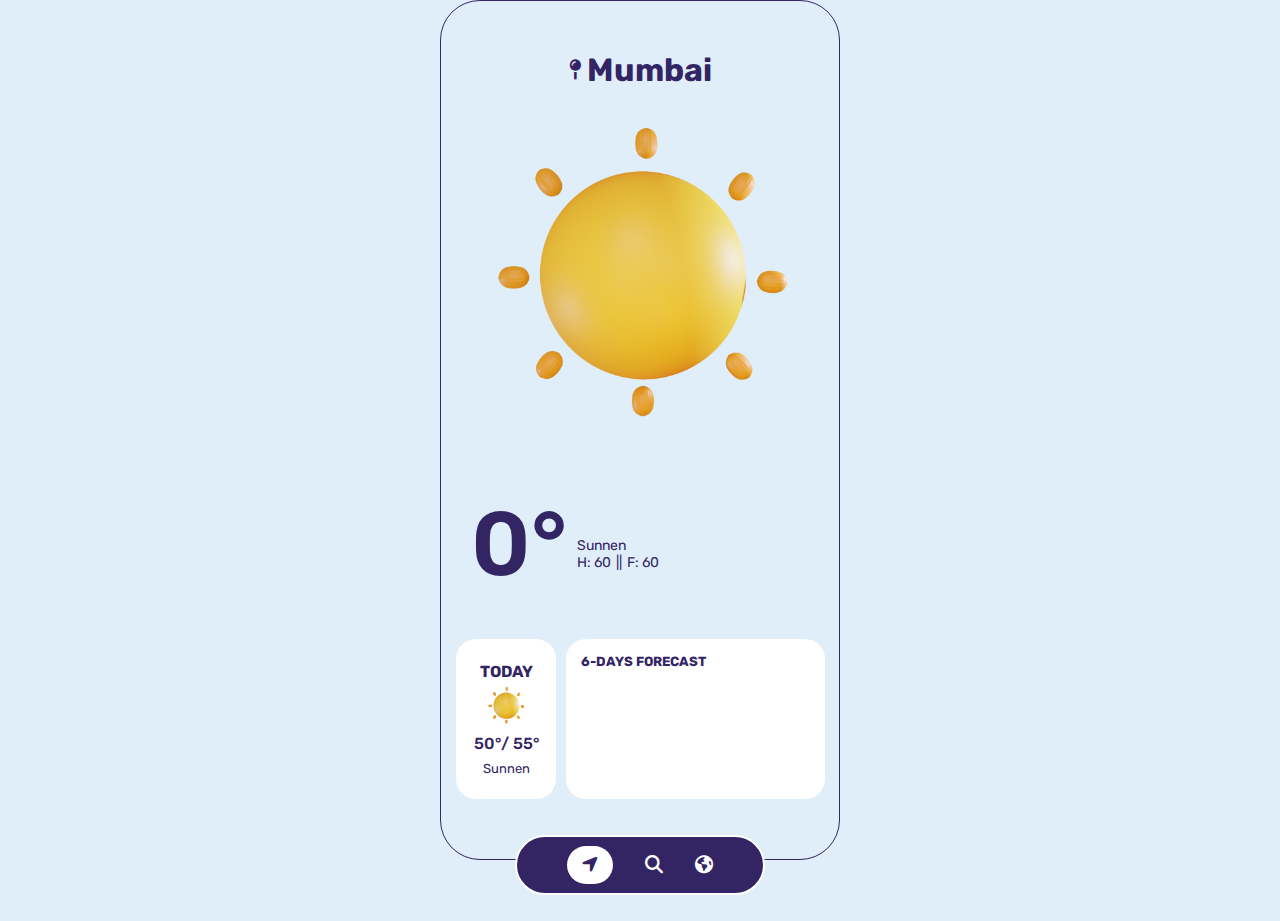
<file: index.html>
<!DOCTYPE html>
<html lang="en">
  <head>
    <meta charset="UTF-8" />
    <meta name="viewport" content="width=device-width, initial-scale=1.0" />
    <!-- links -->
    <link rel="icon" type="png" href="img/icon.png" />
    <link
      rel="stylesheet"
      href="https://cdnjs.cloudflare.com/ajax/libs/font-awesome/6.4.0/css/all.min.css"
    />
    <link rel="stylesheet" href="css/style.css" />
    <!-- Title -->
    <title>Weather App</title>
  </head>

  <body>
    <div class="pc">
      <!-- nav section -->
      <nav>
        <ul>
          <li>
            <a class="active" href="index.html"
              ><i class="fa-solid fa-location-arrow"></i
            ></a>
          </li>
          <li>
            <a href="search.html"
              ><i class="fa-solid fa-magnifying-glass"></i
            ></a>
          </li>
          <li>
            <a href="world.html"><i class="fa-solid fa-earth-americas"></i></a>
          </li>
        </ul>
      </nav>
      <!-- main section -->
      <div id="screen">
        <!-- city name -->
        <div class="city-name">
          <i class="fa-solid fa-map-pin"></i>
          <h1 id="city-name">Mumbai</h1>
        </div>
        <!-- weather icon -->
        <div class="weather-icon-css">
          <img class="weather-icon" src="img/sun.png" />
        </div>
        <!-- weather details -->
        <div class="weather-description">
          <div class="show-metric" id="metric">0°</div>
          <div class="weather-details">
            <div class="weather-main" id="weather-main">Sunnen</div>
            <div class="h-f">
              <div class="show-humidity">H: <span id="humidity">60</span></div>
              ||
              <div class="show-humidity">
                F: <span id="feels-like">60</span>
              </div>
            </div>
          </div>
        </div>
        <!-- Today-forecast -->
        <div class="forcasts-box">
          <div class="today-forecast">
            <h4>TODAY</h4>
            <div class="weather-icon-today">
              <img class="weather-icons" src="img/sun.png" />
            </div>
            <div class="temp-today">
              <span id="temp-min-today">50°</span><span>/ </span
              ><span id="temp-max-today">55°</span>
            </div>
            <div class="weather-main-today" id="weather-main">Sunnen</div>
          </div>

          <!-- 5day Forecast -->
          <div class="forecast">
            <h5>6-DAYS FORECAST</h5>
            <div id="forecast-box"></div>
          </div>
        </div>
      </div>
    </div>
    <!-- script -->
    <script src="js/main.js"></script>
  </body>
</html>
</file>
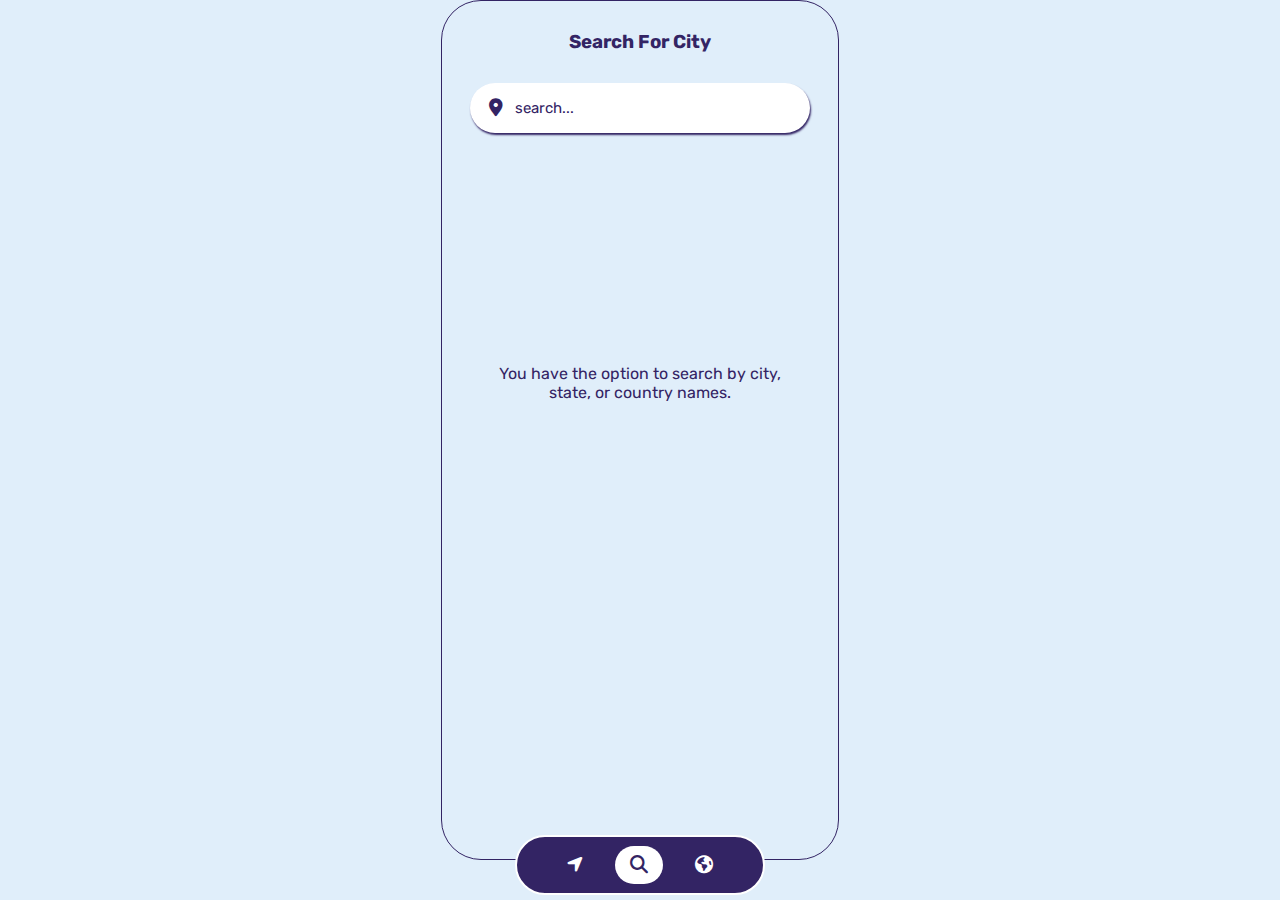
<file: search.html>
<!DOCTYPE html>
<html lang="en">

<head>
  <meta charset="UTF-8">
  <meta name="viewport" content="width=device-width, initial-scale=1.0">
  <!-- links -->
  <link rel="icon" type="png" href="img/icon.png" />
  <link rel="stylesheet" href="https://cdnjs.cloudflare.com/ajax/libs/font-awesome/6.4.0/css/all.min.css" />
  <link rel="stylesheet" href="css/search.css" />
  <!-- Title -->
  <title>Document</title>
</head>

<body>
  <div class="pc">
    <!-- nav section -->
    <nav>
      <ul>
        <li><a href="index.html"><i class="fa-solid fa-location-arrow"></i></a></li>
        <li><a class="active" href="search.html"><i class="fa-solid fa-magnifying-glass"></i></a></li>
        <li><a href="world.html"><i class="fa-solid fa-earth-americas"></i></a></li>
      </ul>
    </nav>
    <!-- main section -->
    <h3>Search For City</h3>
    <!-- search -->
    <div class="search">
      <div class="search-icon"><i class="fa-solid fa-location-dot"></i></div>
      <input class="searchinput" type="text" placeholder="search...">
    </div>
    <!-- message -->
    <div class="message">
      <p>You have the option to search by city, state, or country names.</p>
    </div>
    <!-- error message -->
    <div class="error-message">
      <p>One of the specified locations (city, state, or country) was not found. Please try again</p>
    </div>
    <!-- weather -->
    <div class="return">
      <div class="box">
        <div class="weather-box">
          <div class="name">
            <div class="city-name">Landon</div>
            <div class="weather-temp">20°</div>
          </div>
          <div class="weather-icon"><img class="weather-img" src="img/haze.png" alt=""></div>
        </div>
        <!-- 1 -->
        <div class="weather-desc">
          <div class="desc-box">
            <div class="desc-icon"><i class="fa-solid fa-wind"></i></div>
            <div class="desc-name">Wind</div>
            <div class="desc-info wind">15 m/s</div>
          </div>

          <div class="desc-box">
            <div class="desc-icon"><i class="fa-solid fa-temperature-full"></i></div>
            <div class="desc-name">Pressure</div>
            <div class="desc-info pressure">15 mbar</div>
          </div>

          <div class="desc-box">
            <div class="desc-icon"><i class="fa-solid fa-droplet"></i></div>
            <div class="desc-name">Humidity</div>
            <div class="desc-info humidity">50%</div>
          </div>
        </div>
        <!-- 2 -->
        <div class="weather-desc">
          <div class="desc-box">
            <div class="desc-icon"><i class="fa-solid fa-sun"></i></div>
            <div class="desc-name">Sun Rise</div>
            <div class="desc-info sunrise">12:00:00</div>
          </div>

          <div class="desc-box">
            <div class="desc-icon"><i class="fa-solid fa-cloud-sun"></i></div>
            <div class="desc-name">Sun Set</div>
            <div class="desc-info sunset">12:00:00</div>
          </div>

        </div>
      </div>
    </div>
  </div>
  <!-- main.js -->
  <script src="js/search.js"></script>
</body>

</html>
</file>
<file: css/style.css>
@import url("https://fonts.googleapis.com/css2?family=Rubik:ital,wght@0,300..900;1,300..900&display=swap");
* {
  padding: 0;
  margin: 0;
  box-sizing: border-box;
  list-style: none;
  font-family: "Rubik", sans-serif;
}
:root {
  --font-color-main: #332464;
  --white-color: #fff;
}
body {
  background-color: #e0eefa;
}
.pc {
  width: 400px;
  height: 860px;
  margin-left: auto;
  margin-right: auto;
  border: 1px solid var(--font-color-main);
  border-radius: 40px;
}

nav {
  position: fixed;
  left: 0;
  right: 0;
  margin: 0 auto;
  width: fit-content;
  bottom: 5px;
  display: flex;
  justify-content: center;
  align-items: center;
  width: 250px;
  height: 60px;
  border-radius: 40px;
  border: 2px solid var(--white-color);
  background-color: var(--font-color-main);
}
nav ul {
  display: flex;
  gap: 2pc;
}
nav ul li a {
  color: var(--white-color);
  font-size: 18px;
}
.active {
  background-color: var(--white-color);
  color: var(--font-color-main);
  border-radius: 100px;
  padding: 8px 15px;
}

#screen {
  width: 100%;
  height: 100vh;
  margin: 20px 0;
}
.city-name {
  color: var(--font-color-main);
  display: flex;
  justify-content: center;
  align-items: center;
  padding-top: 30px;
  gap: 5px;
}
.city-name i {
  font-size: 20px;
}
.weather-icon-css {
  display: flex;
  justify-content: center;
  align-items: center;
  width: 100%;
  height: 350px;
  margin-top: 10px;
}
.weather-icon-css img {
  width: 80%;
}
.weather-description {
  height: 150px;
  margin-top: 20px;
  display: flex;
  align-items: center;
  color: var(--font-color-main);
  /* border: 1px solid #000; */
}
.show-metric {
  padding-left: 30px;
  font-size: 90px;
  font-weight: 550;
}
.weather-details {
  font-size: 14px;
  margin: 50px 20px 30px 10px;
  width: 100px;
  display: flex;
  flex-direction: column;
}
.weather-details .h-f {
  display: flex;
  gap: 5px;
}
.forcasts-box {
  display: flex;
  margin: 20px 0;
  color: var(--font-color-main);
}
.today-forecast {
  width: 100px;
  height: 160px;
  border-radius: 20px;
  margin-left: 15px;
  display: flex;
  gap: 5px;
  flex-direction: column;
  justify-content: center;
  align-items: center;
  background-color: var(--white-color);
}
.weather-icon-today img {
  width: 40px;
}
.temp-today {
  font-weight: 500;
}
.weather-main-today {
  padding: 3px 0 0 0;
  font-size: 13px;
  text-align: center;
}
.forecast {
  width: 65%;
  height: 160px;
  margin-left: 10px;
  border-radius: 20px;
  background-color: var(--white-color);
}
.forecast h5 {
  text-align: left;
  padding: 15px 0 0 15px;
}
#forecast-box {
  display: grid;
  grid-auto-flow: column;
  overflow-y: auto;
  gap: 10px;
  width: 95%;
  padding: 10px 12px;
  overscroll-behavior-x: contain;
  scroll-snap-type: x mandatory;
  scrollbar-width: none;
}
#forecast-box::-webkit-scrollbar {
  display: none;
}
.weather-forecast-box {
  width: 70px;
  height: 110px;
  border-radius: 15px;
  display: flex;
  text-align: center;
  flex-direction: column;
  justify-content: center;
  align-items: center;
  gap: 2px;
  flex-shrink: 0;
  align-items: center;
  border: 1px solid var(--font-color-main);
}
.day-weather {
  font-size: 15px;
}
.weather-icon-forecast img {
  width: 30px;
}
.temp-weather {
  font-size: 12px;
}
.weather-main-forecast {
  font-size: 12px;
}

@media (max-width: 400px) {
  /* 400 * 860 */
  .pc {
    border: none;
    border-radius: none;
    width: auto;
    height: auto;
  }
}
</file>
<file: css/search.css>
@import url("https://fonts.googleapis.com/css2?family=Rubik:ital,wght@0,300..900;1,300..900&display=swap");
* {
  padding: 0;
  margin: 0;
  box-sizing: border-box;
  list-style: none;
  font-family: "Rubik", sans-serif;
}
:root {
  --font-color-main: #332464;
  --white-color: #fff;
}
body {
  background-color: #e0eefa;
}
.pc {
  width: 398px;
  height: 860px;
  margin-left: auto;
  margin-right: auto;
  border: 1px solid var(--font-color-main);
  border-radius: 40px;
}

nav {
  position: fixed;
  left: 0;
  right: 0;
  margin: 0 auto;
  width: fit-content;
  bottom: 5px;
  display: flex;
  justify-content: center;
  align-items: center;
  width: 250px;
  height: 60px;
  border-radius: 40px;
  border: 2px solid var(--white-color);
  background-color: var(--font-color-main);
}
nav ul {
  display: flex;
  gap: 2pc;
}
nav ul li a {
  color: var(--white-color);
  font-size: 18px;
}
.active {
  background-color: var(--white-color);
  color: var(--font-color-main);
  border-radius: 100px;
  padding: 8px 15px;
}
h3 {
  color: var(--font-color-main);
  text-align: center;
  margin: 30px 0;
}
.search {
  width: 340px;
  height: 50px;
  margin-left: auto;
  margin-right: auto;
  border-radius: 40px;
  display: flex;
  justify-content: center;
  align-items: center;
  box-shadow: 1px 2px 2px var(--font-color-main);
  background-color: var(--white-color);
}
.search-icon {
  width: 18px;
  height: 50px;
  display: flex;
  border-radius: 20px;
  justify-content: center;
  align-items: center;
}
.search-icon i {
  font-size: 18px;
  color: var(--font-color-main);
}
.search input {
  width: 85%;
  padding: 10px;
  font-size: 15px;
  color: var(--font-color-main);
  border: none;
  outline: none;
}
.search input::placeholder {
  color: var(--font-color-main);
}
/*  */
.error-message {
  display: none;
}
.error-message p {
  width: 100%;
  height: 500px;
  display: flex;
  justify-content: center;
  align-items: center;
  color: var(--font-color-main);
  text-align: center;
  padding: 40px;
}
/*  */
.message {
  display: block;
}
.message p {
  width: 100%;
  height: 500px;
  display: flex;
  justify-content: center;
  align-items: center;
  color: var(--font-color-main);
  text-align: center;
  padding: 50px;
}
/*  */
.return {
  display: none;
}
.box {
  max-width: 400px;
  height: auto;
  padding: 0 40px;
  margin-left: auto;
  margin-right: auto;
  border:1px solid black;
  margin-top: 40px;
}
.weather-box {
  height: 200px;
  max-width: 320px;
  border-radius: 40px;
  margin-top: 10px;
  display: flex;
  justify-content: center;
  align-items: center;
  background-color: var(--font-color-main);
}
.name {
  padding-left: 40px;
  width: 220px;
  display: flex;
  flex-direction: column;
  gap: 5px;
  color: var(--white-color);
  height: auto;
}
.city-name {
  font-size: 20px;
}
.weather-temp {
  font-size: 60px;
}
.weather-icon {
  padding: 0 20px;
  width: 220px;
  height: 170px;
  display: flex;
  align-items: center;
  justify-content: center;
}
.weather-icon img {
  width: 100%;
}
/*  */
.weather-desc {
  display: flex;
  justify-content: center;
  column-gap: 10px;
}
.desc-box {
  width: 100px;
  display: grid;
  padding: 15px;
  gap: 5px;
  height: 100px;
  margin-top: 10px;
  border-radius: 20px;
  place-content: center;
  color: var(--white-color);
  background-color: var(--font-color-main);
}

@media (max-width: 400px) {
  .pc {
    border: none;
    border-radius: none;
    width: auto;
    height: auto;
  }
}
</file>
